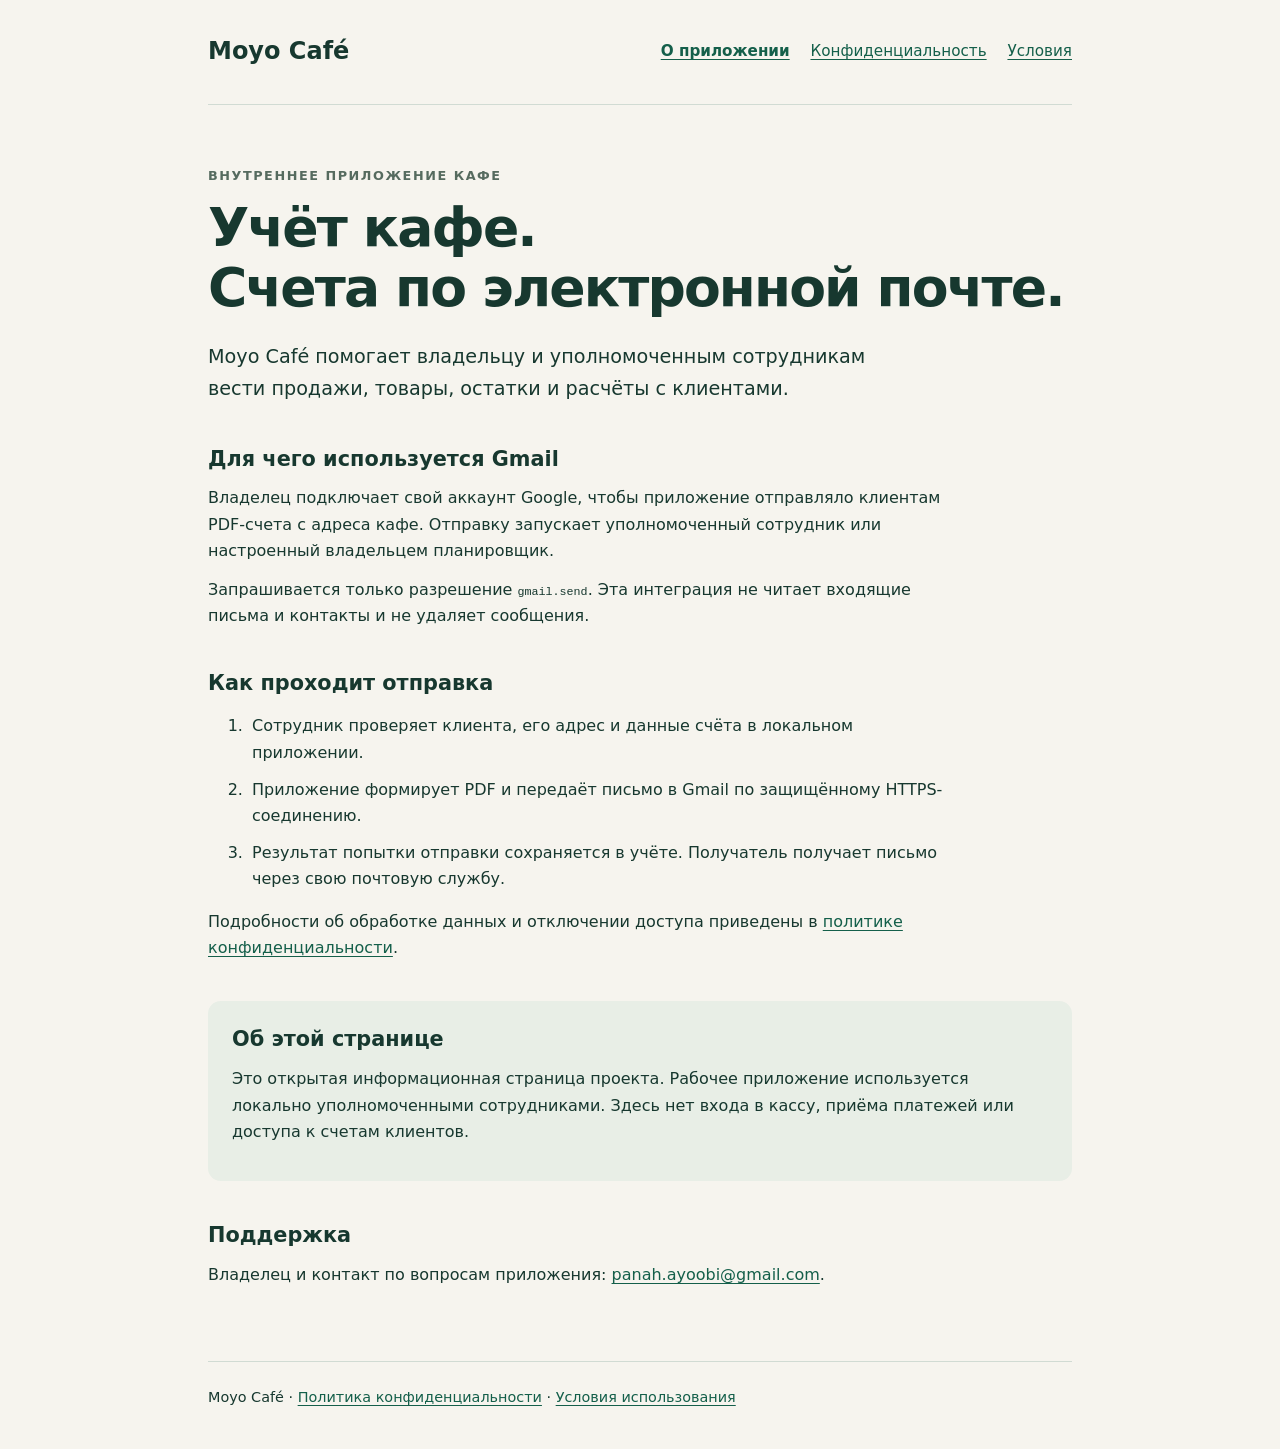
<file: index.html>
<!DOCTYPE html>
<html lang="ru">
<head>
  <meta charset="utf-8">
  <meta name="google-site-verification" content="sh42KjGQGXevQ197-ctVykHC8ud3S33flC3Dwre6lWw">
  <meta name="viewport" content="width=device-width, initial-scale=1.0">
  <meta name="description" content="Moyo Café — внутреннее приложение учёта кафе и отправки PDF-счетов через Gmail.">
  <title>Moyo Café — о приложении</title>
  <link rel="stylesheet" href="styles.css">
</head>
<body>
  <a class="skip" href="#main">К содержимому</a>
  <header>
    <a class="brand" href="index.html">Moyo Café</a>
    <nav aria-label="Основная навигация">
      <a href="index.html" aria-current="page">О приложении</a>
      <a href="privacy.html">Конфиденциальность</a>
      <a href="terms.html">Условия</a>
    </nav>
  </header>
  <main id="main">
    <p class="eyebrow">Внутреннее приложение кафе</p>
    <h1>Учёт кафе.<br>Счета по электронной почте.</h1>
    <p class="lead">Moyo Café помогает владельцу и уполномоченным сотрудникам вести продажи, товары, остатки и расчёты с клиентами.</p>
    <section>
      <h2>Для чего используется Gmail</h2>
      <p>Владелец подключает свой аккаунт Google, чтобы приложение отправляло клиентам PDF-счета с адреса кафе. Отправку запускает уполномоченный сотрудник или настроенный владельцем планировщик.</p>
      <p>Запрашивается только разрешение <code>gmail.send</code>. Эта интеграция не читает входящие письма и контакты и не удаляет сообщения.</p>
    </section>
    <section>
      <h2>Как проходит отправка</h2>
      <ol>
        <li>Сотрудник проверяет клиента, его адрес и данные счёта в локальном приложении.</li>
        <li>Приложение формирует PDF и передаёт письмо в Gmail по защищённому HTTPS-соединению.</li>
        <li>Результат попытки отправки сохраняется в учёте. Получатель получает письмо через свою почтовую службу.</li>
      </ol>
      <p>Подробности об обработке данных и отключении доступа приведены в <a href="privacy.html">политике конфиденциальности</a>.</p>
    </section>
    <aside>
      <h2>Об этой странице</h2>
      <p>Это открытая информационная страница проекта. Рабочее приложение используется локально уполномоченными сотрудниками. Здесь нет входа в кассу, приёма платежей или доступа к счетам клиентов.</p>
    </aside>
    <section>
      <h2>Поддержка</h2>
      <p>Владелец и контакт по вопросам приложения: <a href="mailto:panah.ayoobi@gmail.com">panah.ayoobi@gmail.com</a>.</p>
    </section>
  </main>
  <footer>Moyo Café · <a href="privacy.html">Политика конфиденциальности</a> · <a href="terms.html">Условия использования</a></footer>
</body>
</html>
</file>
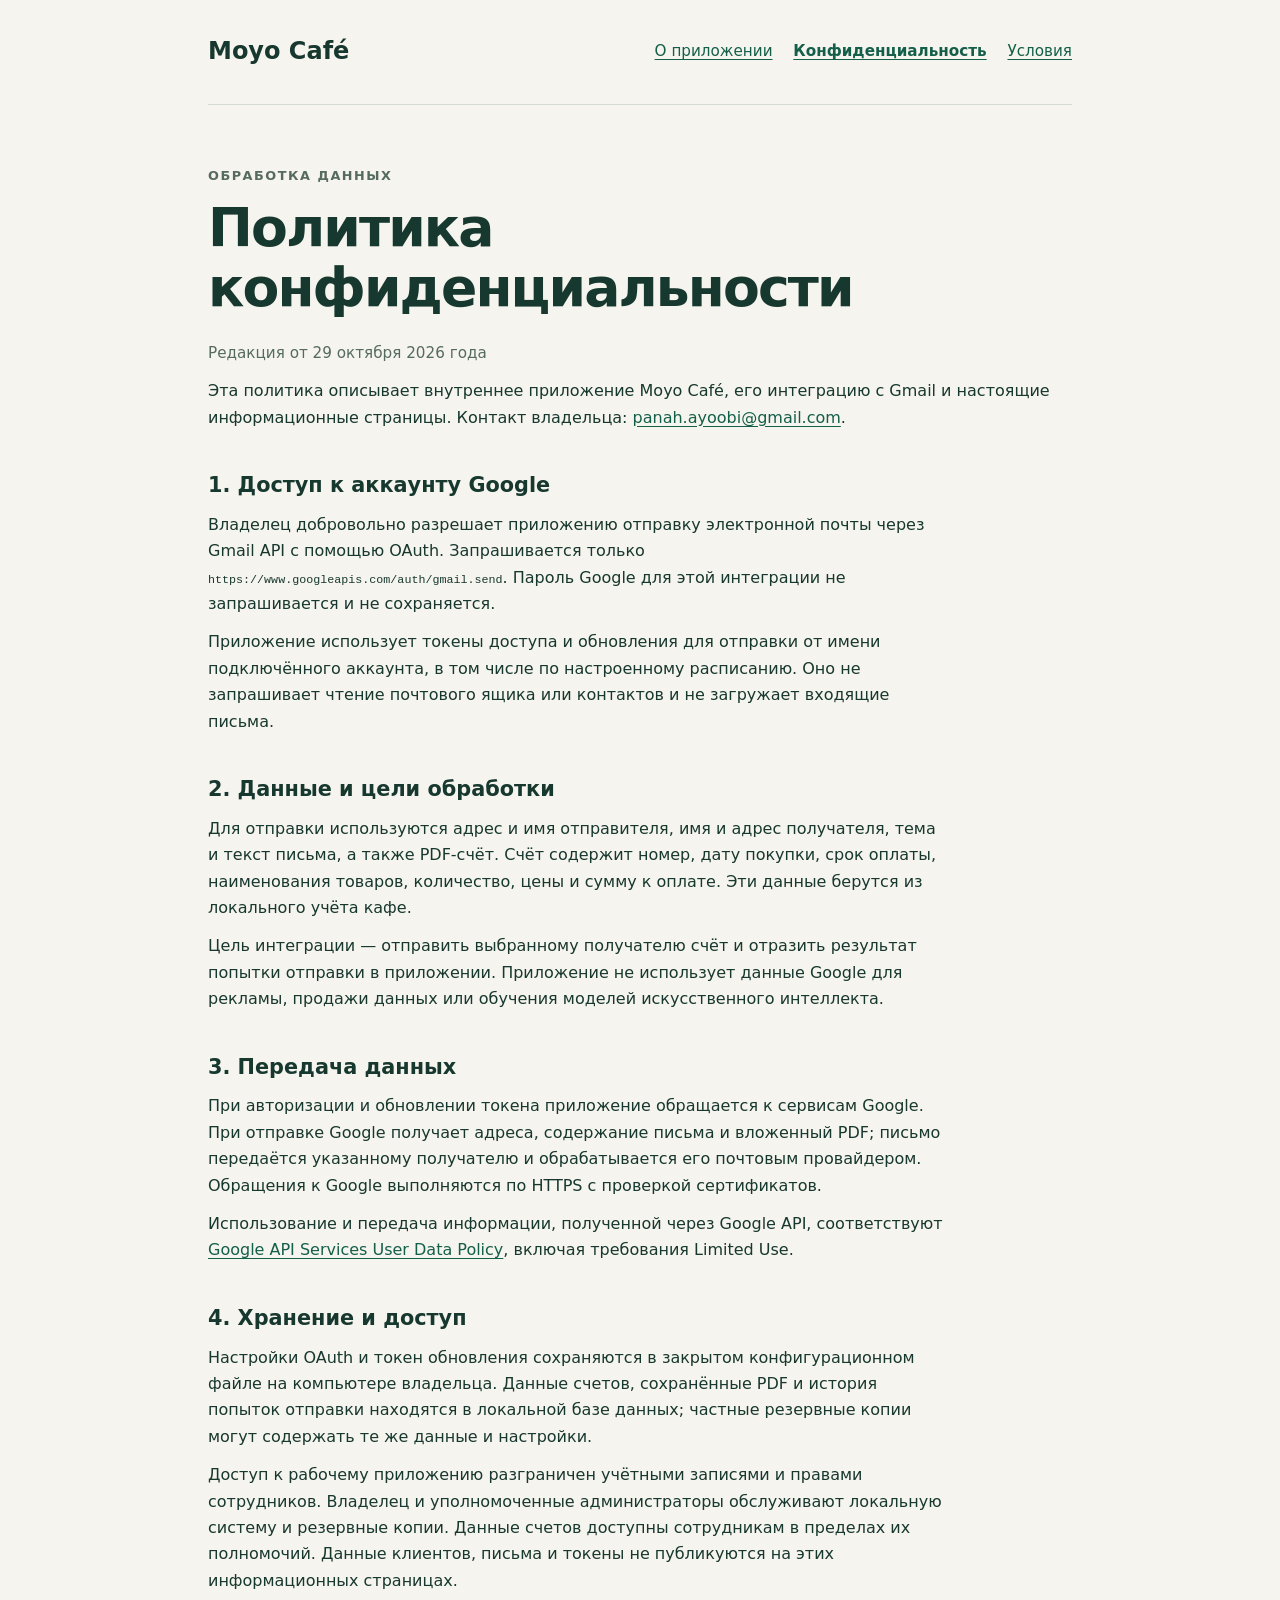
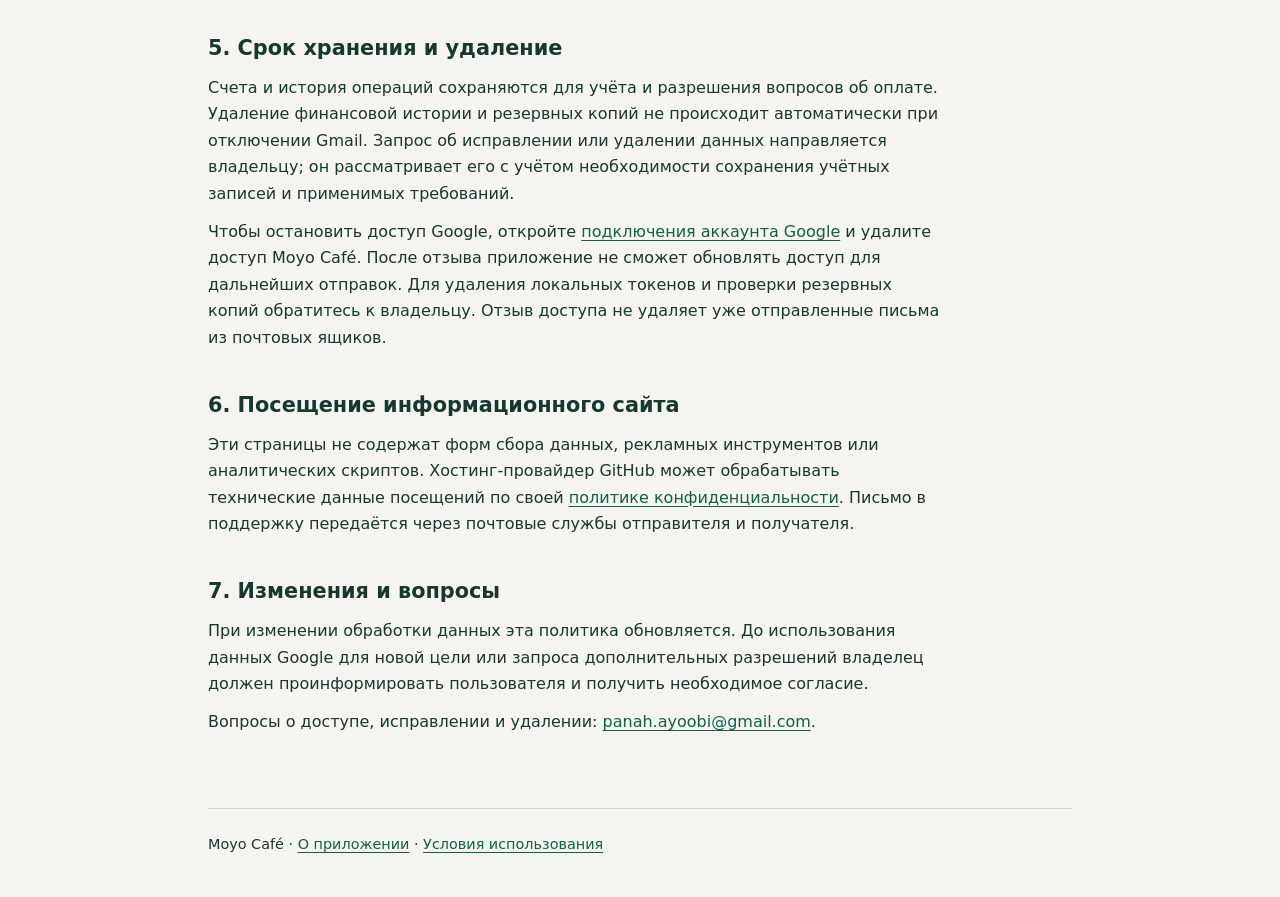
<file: privacy.html>
<!DOCTYPE html>
<html lang="ru">
<head>
  <meta charset="utf-8">
  <meta name="viewport" content="width=device-width, initial-scale=1.0">
  <meta name="description" content="Как приложение Moyo Café использует Gmail и обрабатывает данные счетов.">
  <title>Конфиденциальность — Moyo Café</title>
  <link rel="stylesheet" href="styles.css">
</head>
<body>
  <a class="skip" href="#main">К содержимому</a>
  <header>
    <a class="brand" href="index.html">Moyo Café</a>
    <nav aria-label="Основная навигация">
      <a href="index.html">О приложении</a>
      <a href="privacy.html" aria-current="page">Конфиденциальность</a>
      <a href="terms.html">Условия</a>
    </nav>
  </header>
  <main id="main">
    <p class="eyebrow">Обработка данных</p>
    <h1>Политика конфиденциальности</h1>
    <p class="date">Редакция от 29 октября 2026 года</p>
    <p>Эта политика описывает внутреннее приложение Moyo Café, его интеграцию с Gmail и настоящие информационные страницы. Контакт владельца: <a href="mailto:panah.ayoobi@gmail.com">panah.ayoobi@gmail.com</a>.</p>
    <section>
      <h2>1. Доступ к аккаунту Google</h2>
      <p>Владелец добровольно разрешает приложению отправку электронной почты через Gmail API с помощью OAuth. Запрашивается только <code>https://www.googleapis.com/auth/gmail.send</code>. Пароль Google для этой интеграции не запрашивается и не сохраняется.</p>
      <p>Приложение использует токены доступа и обновления для отправки от имени подключённого аккаунта, в том числе по настроенному расписанию. Оно не запрашивает чтение почтового ящика или контактов и не загружает входящие письма.</p>
    </section>
    <section>
      <h2>2. Данные и цели обработки</h2>
      <p>Для отправки используются адрес и имя отправителя, имя и адрес получателя, тема и текст письма, а также PDF-счёт. Счёт содержит номер, дату покупки, срок оплаты, наименования товаров, количество, цены и сумму к оплате. Эти данные берутся из локального учёта кафе.</p>
      <p>Цель интеграции — отправить выбранному получателю счёт и отразить результат попытки отправки в приложении. Приложение не использует данные Google для рекламы, продажи данных или обучения моделей искусственного интеллекта.</p>
    </section>
    <section>
      <h2>3. Передача данных</h2>
      <p>При авторизации и обновлении токена приложение обращается к сервисам Google. При отправке Google получает адреса, содержание письма и вложенный PDF; письмо передаётся указанному получателю и обрабатывается его почтовым провайдером. Обращения к Google выполняются по HTTPS с проверкой сертификатов.</p>
      <p>Использование и передача информации, полученной через Google API, соответствуют <a href="https://developers.google.com/terms/api-services-user-data-policy">Google API Services User Data Policy</a>, включая требования Limited Use.</p>
    </section>
    <section>
      <h2>4. Хранение и доступ</h2>
      <p>Настройки OAuth и токен обновления сохраняются в закрытом конфигурационном файле на компьютере владельца. Данные счетов, сохранённые PDF и история попыток отправки находятся в локальной базе данных; частные резервные копии могут содержать те же данные и настройки.</p>
      <p>Доступ к рабочему приложению разграничен учётными записями и правами сотрудников. Владелец и уполномоченные администраторы обслуживают локальную систему и резервные копии. Данные счетов доступны сотрудникам в пределах их полномочий. Данные клиентов, письма и токены не публикуются на этих информационных страницах.</p>
    </section>
    <section>
      <h2>5. Срок хранения и удаление</h2>
      <p>Счета и история операций сохраняются для учёта и разрешения вопросов об оплате. Удаление финансовой истории и резервных копий не происходит автоматически при отключении Gmail. Запрос об исправлении или удалении данных направляется владельцу; он рассматривает его с учётом необходимости сохранения учётных записей и применимых требований.</p>
      <p>Чтобы остановить доступ Google, откройте <a href="https://myaccount.google.com/connections">подключения аккаунта Google</a> и удалите доступ Moyo Café. После отзыва приложение не сможет обновлять доступ для дальнейших отправок. Для удаления локальных токенов и проверки резервных копий обратитесь к владельцу. Отзыв доступа не удаляет уже отправленные письма из почтовых ящиков.</p>
    </section>
    <section>
      <h2>6. Посещение информационного сайта</h2>
      <p>Эти страницы не содержат форм сбора данных, рекламных инструментов или аналитических скриптов. Хостинг-провайдер GitHub может обрабатывать технические данные посещений по своей <a href="https://docs.github.com/en/site-policy/privacy-policies/github-general-privacy-statement">политике конфиденциальности</a>. Письмо в поддержку передаётся через почтовые службы отправителя и получателя.</p>
    </section>
    <section>
      <h2>7. Изменения и вопросы</h2>
      <p>При изменении обработки данных эта политика обновляется. До использования данных Google для новой цели или запроса дополнительных разрешений владелец должен проинформировать пользователя и получить необходимое согласие.</p>
      <p>Вопросы о доступе, исправлении и удалении: <a href="mailto:panah.ayoobi@gmail.com">panah.ayoobi@gmail.com</a>.</p>
    </section>
  </main>
  <footer>Moyo Café · <a href="index.html">О приложении</a> · <a href="terms.html">Условия использования</a></footer>
</body>
</html>
</file>
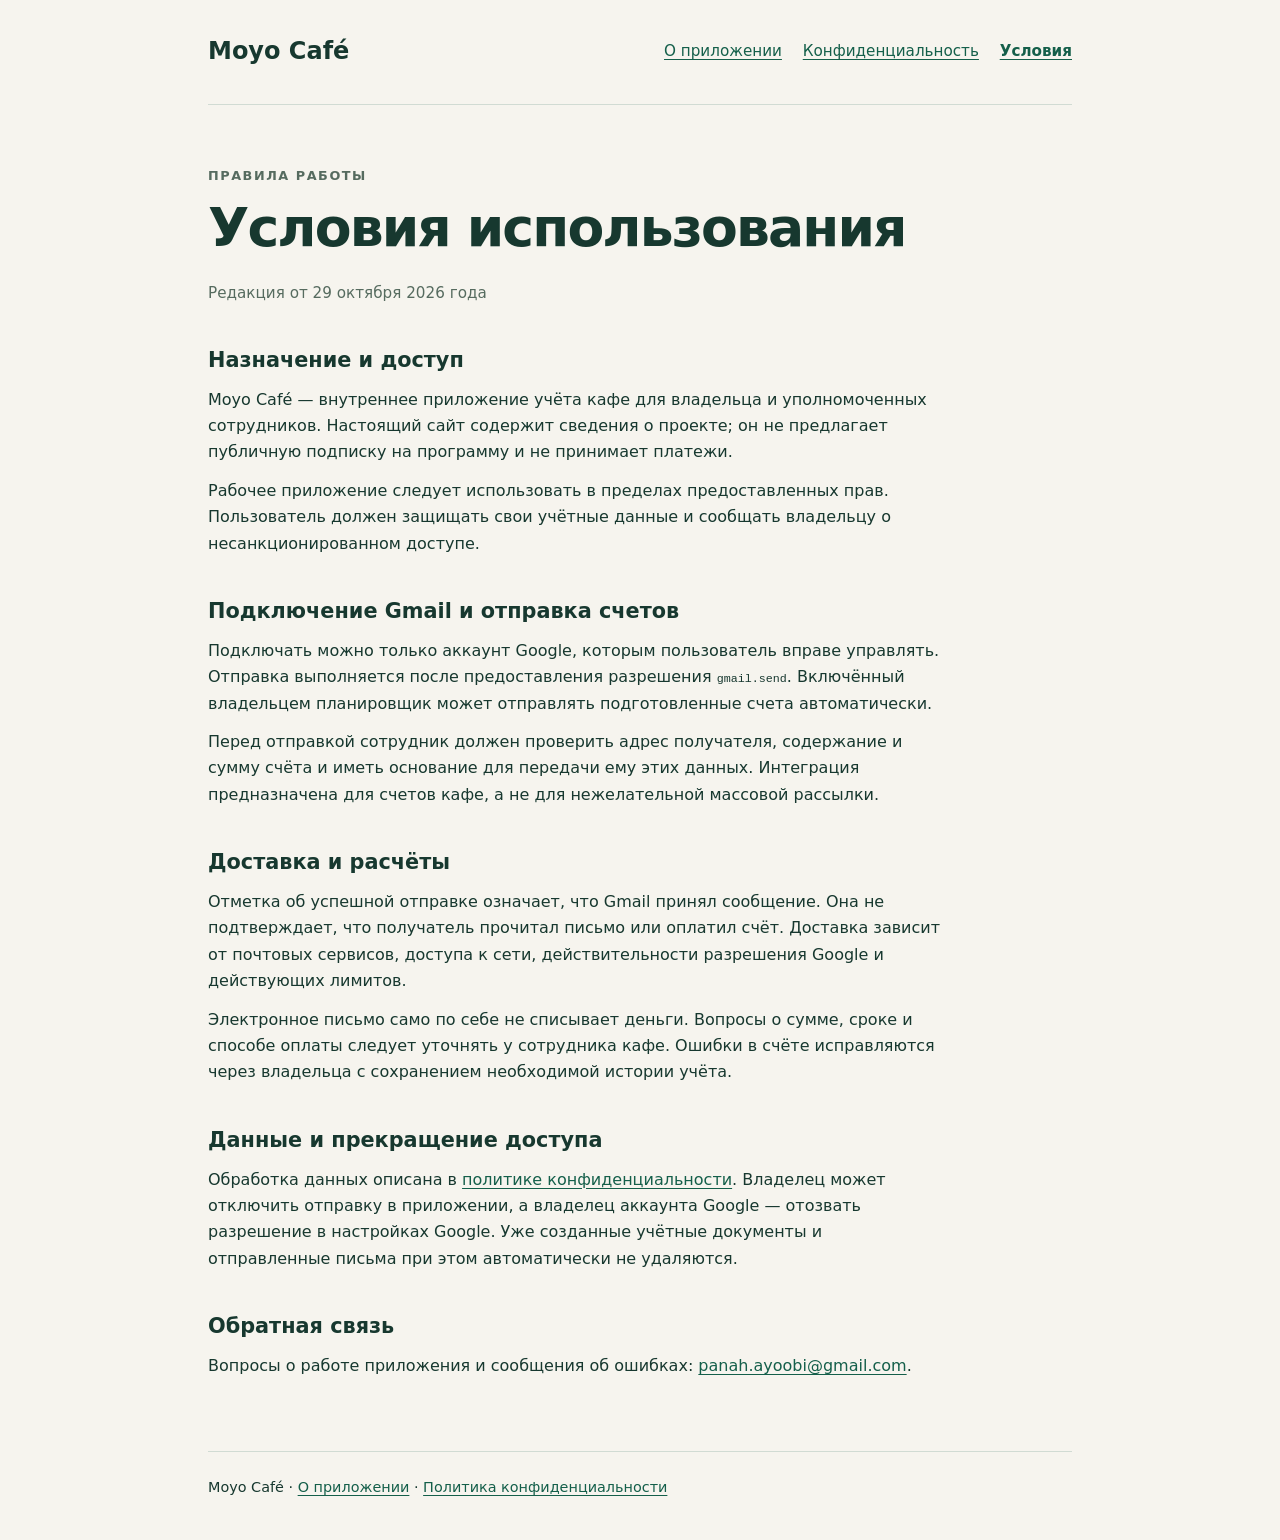
<file: terms.html>
<!DOCTYPE html>
<html lang="ru">
<head>
  <meta charset="utf-8">
  <meta name="viewport" content="width=device-width, initial-scale=1.0">
  <meta name="description" content="Условия использования внутреннего приложения Moyo Café и отправки счетов.">
  <title>Условия использования — Moyo Café</title>
  <link rel="stylesheet" href="styles.css">
</head>
<body>
  <a class="skip" href="#main">К содержимому</a>
  <header>
    <a class="brand" href="index.html">Moyo Café</a>
    <nav aria-label="Основная навигация">
      <a href="index.html">О приложении</a>
      <a href="privacy.html">Конфиденциальность</a>
      <a href="terms.html" aria-current="page">Условия</a>
    </nav>
  </header>
  <main id="main">
    <p class="eyebrow">Правила работы</p>
    <h1>Условия использования</h1>
    <p class="date">Редакция от 29 октября 2026 года</p>
    <section>
      <h2>Назначение и доступ</h2>
      <p>Moyo Café — внутреннее приложение учёта кафе для владельца и уполномоченных сотрудников. Настоящий сайт содержит сведения о проекте; он не предлагает публичную подписку на программу и не принимает платежи.</p>
      <p>Рабочее приложение следует использовать в пределах предоставленных прав. Пользователь должен защищать свои учётные данные и сообщать владельцу о несанкционированном доступе.</p>
    </section>
    <section>
      <h2>Подключение Gmail и отправка счетов</h2>
      <p>Подключать можно только аккаунт Google, которым пользователь вправе управлять. Отправка выполняется после предоставления разрешения <code>gmail.send</code>. Включённый владельцем планировщик может отправлять подготовленные счета автоматически.</p>
      <p>Перед отправкой сотрудник должен проверить адрес получателя, содержание и сумму счёта и иметь основание для передачи ему этих данных. Интеграция предназначена для счетов кафе, а не для нежелательной массовой рассылки.</p>
    </section>
    <section>
      <h2>Доставка и расчёты</h2>
      <p>Отметка об успешной отправке означает, что Gmail принял сообщение. Она не подтверждает, что получатель прочитал письмо или оплатил счёт. Доставка зависит от почтовых сервисов, доступа к сети, действительности разрешения Google и действующих лимитов.</p>
      <p>Электронное письмо само по себе не списывает деньги. Вопросы о сумме, сроке и способе оплаты следует уточнять у сотрудника кафе. Ошибки в счёте исправляются через владельца с сохранением необходимой истории учёта.</p>
    </section>
    <section>
      <h2>Данные и прекращение доступа</h2>
      <p>Обработка данных описана в <a href="privacy.html">политике конфиденциальности</a>. Владелец может отключить отправку в приложении, а владелец аккаунта Google — отозвать разрешение в настройках Google. Уже созданные учётные документы и отправленные письма при этом автоматически не удаляются.</p>
    </section>
    <section>
      <h2>Обратная связь</h2>
      <p>Вопросы о работе приложения и сообщения об ошибках: <a href="mailto:panah.ayoobi@gmail.com">panah.ayoobi@gmail.com</a>.</p>
    </section>
  </main>
  <footer>Moyo Café · <a href="index.html">О приложении</a> · <a href="privacy.html">Политика конфиденциальности</a></footer>
</body>
</html>
</file>
<file: styles.css>
:root { color-scheme: light; font-family: system-ui, -apple-system, BlinkMacSystemFont, "Segoe UI", sans-serif; color: #17382f; background: #f6f4ee; line-height: 1.65; }
* { box-sizing: border-box; }
body { margin: 0; }
a { color: #145f4a; text-underline-offset: .2em; }
a:hover { color: #0a3d2e; }
a:focus-visible { outline: 3px solid #a45c22; outline-offset: 4px; border-radius: 2px; }
header, main, footer { width: min(100% - 2.5rem, 54rem); margin-inline: auto; }
header { padding-block: 2rem; border-bottom: 1px solid #d1dbd3; display: flex; align-items: center; justify-content: space-between; flex-wrap: wrap; gap: 1rem; }
.brand { font-size: 1.5rem; font-weight: 750; text-decoration: none; color: #17382f; }
nav { display: flex; flex-wrap: wrap; gap: .5rem 1.3rem; font-size: .95rem; }
nav a { padding-block: .4rem; }
nav a[aria-current="page"] { font-weight: 700; }
main { padding-block: 3rem 2rem; }
h1 { font-size: clamp(2rem, 1.35rem + 2.5vw, 3.35rem); line-height: 1.13; letter-spacing: -.035em; margin-block: .5rem 1.4rem; overflow-wrap: anywhere; }
h2 { font-size: 1.3rem; line-height: 1.35; margin-block: 0 .8rem; }
p { margin-block: .75rem; }
.eyebrow { font-size: .8rem; font-weight: 700; letter-spacing: .12em; text-transform: uppercase; color: #566b5f; }
.lead { font-size: 1.2rem; max-width: 43rem; }
.date { color: #566b5f; font-size: .95rem; }
section { margin-block: 2.5rem; max-width: 46rem; }
aside { margin-block: 2.5rem; padding: 1.5rem; background: #e8eee6; border-radius: .8rem; }
li { margin-block: .65rem; padding-inline-start: .25rem; }
code { font-size: .9em; overflow-wrap: anywhere; }
footer { padding-block: 1.5rem 2.5rem; border-top: 1px solid #d1dbd3; font-size: .9rem; }
.skip { position: absolute; top: -10rem; left: 1rem; padding: .7rem 1rem; background: white; z-index: 1; }
.skip:focus { top: 1rem; }
@media (max-width: 40rem) { header { padding-block: 1.3rem; } main { padding-block-start: 2rem; } nav { font-size: .9rem; } }
@media print { .skip, nav { display: none; } body { background: white; } main { padding-block: 1rem; } a { color: inherit; } }
</file>
